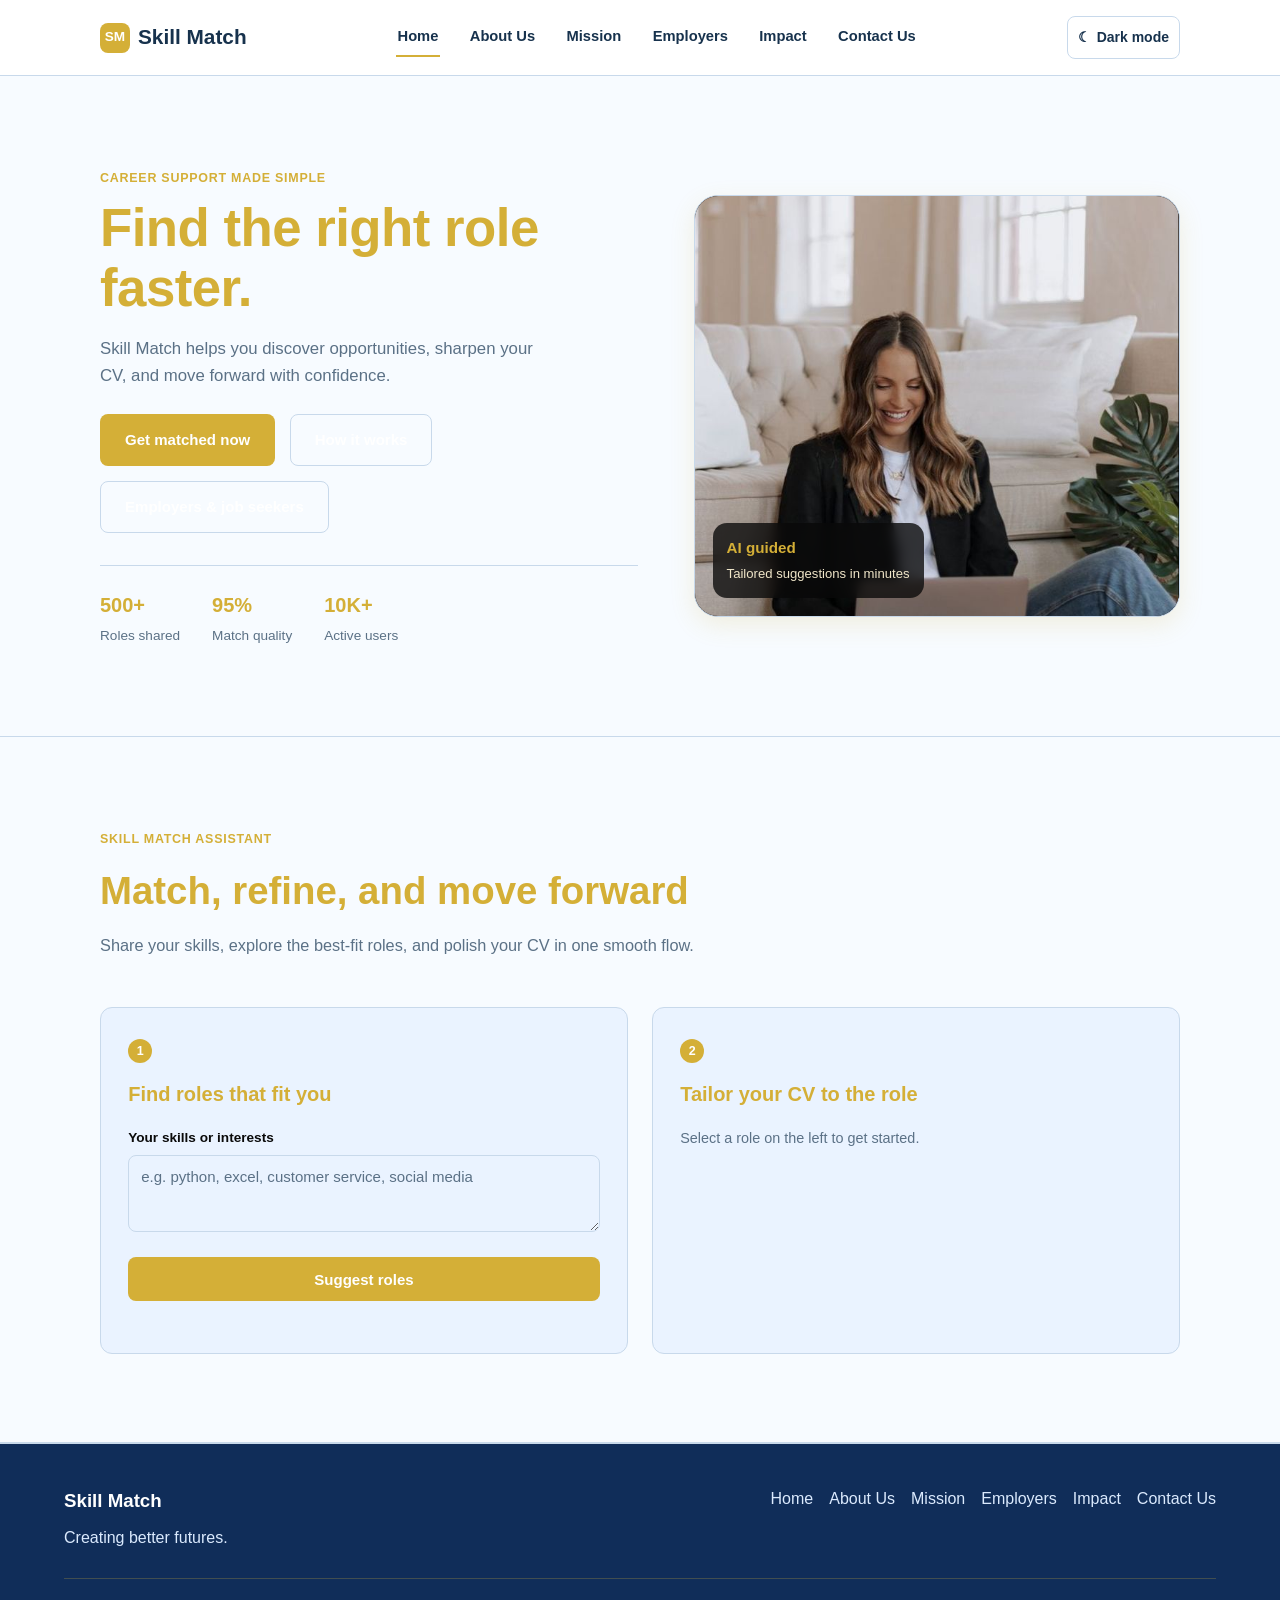
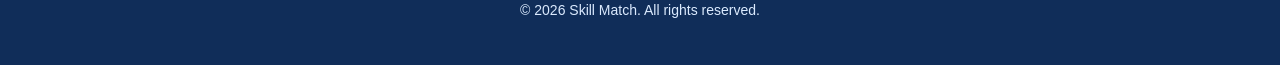
<file: index.html>
<!DOCTYPE html>
<html lang="en">

<head>
  <meta charset="UTF-8">
  <title>Skill Match — Getting employed just got easier</title>
  <meta name="viewport" content="width=device-width, initial-scale=1.0">
  <meta name="description"
    content="Skill Match connects job seekers with real opportunities and uses an AI assistant to suggest roles and tailor your CV.">

  <!-- Base stylesheet with shared styles for all pages -->
  <link rel="stylesheet" href="base.css">

  <!-- Page-specific stylesheet for home and contact pages -->
  <link rel="stylesheet" href="index.css">
  <link rel="stylesheet" href="theme.css">

  <link rel="icon"
    href="data:image/svg+xml,%3Csvg xmlns='http://www.w3.org/2000/svg' viewBox='0 0 24 24'%3E%3Crect width='24' height='24' rx='6' fill='%232563EB'/%3E%3Ctext x='12' y='16' font-family='Arial' font-size='11' font-weight='700' fill='white' text-anchor='middle'%3ESM%3C/text%3E%3C/svg%3E">
</head>

<body>

  <!-- ============ HEADER / NAVIGATION ============
       These links point to other pages of the site.
       Only index.html (this page) and contact.html exist so far —
       about.html, services.html and guidance.html are placeholders
       for pages that can be built later. -->
  <header>
    <div class="header-inner">
      <a class="logo" href="index.html">
        <span class="logo-mark">SM</span>
        Skill Match
      </a>
      <button class="nav-toggle" id="navToggle" aria-expanded="false" aria-controls="siteNav"
        aria-label="Toggle menu">&#9776;</button>


      <nav id="siteNav">
        <a href="index.html" class="active">Home</a>
        <a href="about.html">About Us</a>
        <a href="mission.html">Mission</a>
        <a href="company.html">Employers</a>
        <a href="impact.html">Impact</a>
        <a href="contact.html">Contact Us</a>
      </nav>
      <button class="theme-toggle" id="themeToggle" type="button" aria-label="Switch to dark mode">
        <span aria-hidden="true">&#9790;</span>
        <span class="theme-label">Dark mode</span>
      </button>
    </div>

  </header>

  <main>

    <!-- ============ HERO SECTION ============ -->
    <section id="home">
      <div class="wrap hero-grid">
        <div class="hero-copy">
          <span class="eyebrow">Career support made simple</span>
          <h1>Find the right role <span>faster</span>.</h1>
          <p class="hero-sub">
            Skill Match helps you discover opportunities, sharpen your CV, and move forward with confidence.
          </p>
          <div class="hero-ctas">
            <a class="btn btn-primary" href="#assistant">Get matched now</a>
            <a class="btn btn-outline" href="about.html">How it works</a>
            <a class="btn btn-outline" href="company.html">Employers & job seekers</a>
          </div>
          <div class="hero-stats">
            <div><b>500+</b><span>Roles shared</span></div>
            <div><b>95%</b><span>Match quality</span></div>
            <div><b>10K+</b><span>Active users</span></div>
          </div>
        </div>

        <div class="hero-visual-card">
          <img src="images/image4.jpg" alt="A person reviewing career opportunities">
          <div class="hero-visual-badge">
            <strong>AI guided</strong>
            <span>Tailored suggestions in minutes</span>
          </div>
        </div>
      </div>
    </section>

    <!-- ============ AI ASSISTANT SECTION ============
         Step 1 lets a visitor type their skills and get 3 suggested
         roles. Step 2 lets them paste their CV and see how well it
         matches the role they picked, plus what to add.
         All the logic for this lives in js/script.js -->
    <section id="assistant">
      <div class="wrap">
        <div class="section-head">
          <span class="eyebrow">Skill Match Assistant</span>
          <h2>Match, refine, and move forward</h2>
          <p>Share your skills, explore the best-fit roles, and polish your CV in one smooth flow.</p>
        </div>

        <div class="kiosk">

          <!-- Step 1: find matching roles -->
          <div class="kiosk-panel" id="panelFind">
            <span class="kiosk-step">1</span>
            <h3>Find roles that fit you</h3>
            <label for="skillsInput">Your skills or interests</label>
            <textarea id="skillsInput" rows="3"
              placeholder="e.g. python, excel, customer service, social media"></textarea>
            <button class="btn btn-primary btn-block" id="findBtn" type="button">Suggest roles</button>
            <div id="suggestions" class="suggestions" aria-live="polite"></div>
          </div>

          <!-- Step 2: tailor CV to the chosen role -->
          <div class="kiosk-panel" id="panelPrep">
            <span class="kiosk-step">2</span>
            <h3>Tailor your CV to the role</h3>
            <p class="kiosk-hint" id="prepHint">Select a role on the left to get started.</p>
            <div id="prepBody" hidden>
              <p class="selected-role">Tailoring for: <strong id="selectedRoleName"></strong></p>
              <label for="cvInput">Paste your CV, or list your skills</label>
              <textarea id="cvInput" rows="5"
                placeholder="Paste your CV text, or list your skills separated by commas"></textarea>
              <button class="btn btn-primary btn-block" id="tailorBtn" type="button">Tailor my CV</button>
              <div id="tailorResult" class="tailor-result" aria-live="polite"></div>
            </div>
          </div>

        </div>
      </div>
    </section>

  </main>

  <!-- ============ FOOTER ============ -->
  <footer class="site-footer">
    <div>
      <h3>Skill Match</h3>
      <p>Creating better futures.</p>
    </div>

    <div class="footer-links">
      <a href="index.html">Home</a>
      <a href="about.html">About Us</a>
      <a href="mission.html">Mission</a>
      <a href="company.html">Employers</a>
      <a href="impact.html">Impact</a>
      <a href="contact.html">Contact Us</a>
    </div>

    <p class="copyright">© 2026 Skill Match. All rights reserved.</p>
  </footer>

  <!-- Our own JavaScript (mobile menu + AI assistant behaviour) -->
  <script src="index.js"></script>
  <script src="theme.js"></script>
</body>

</html>
</file>
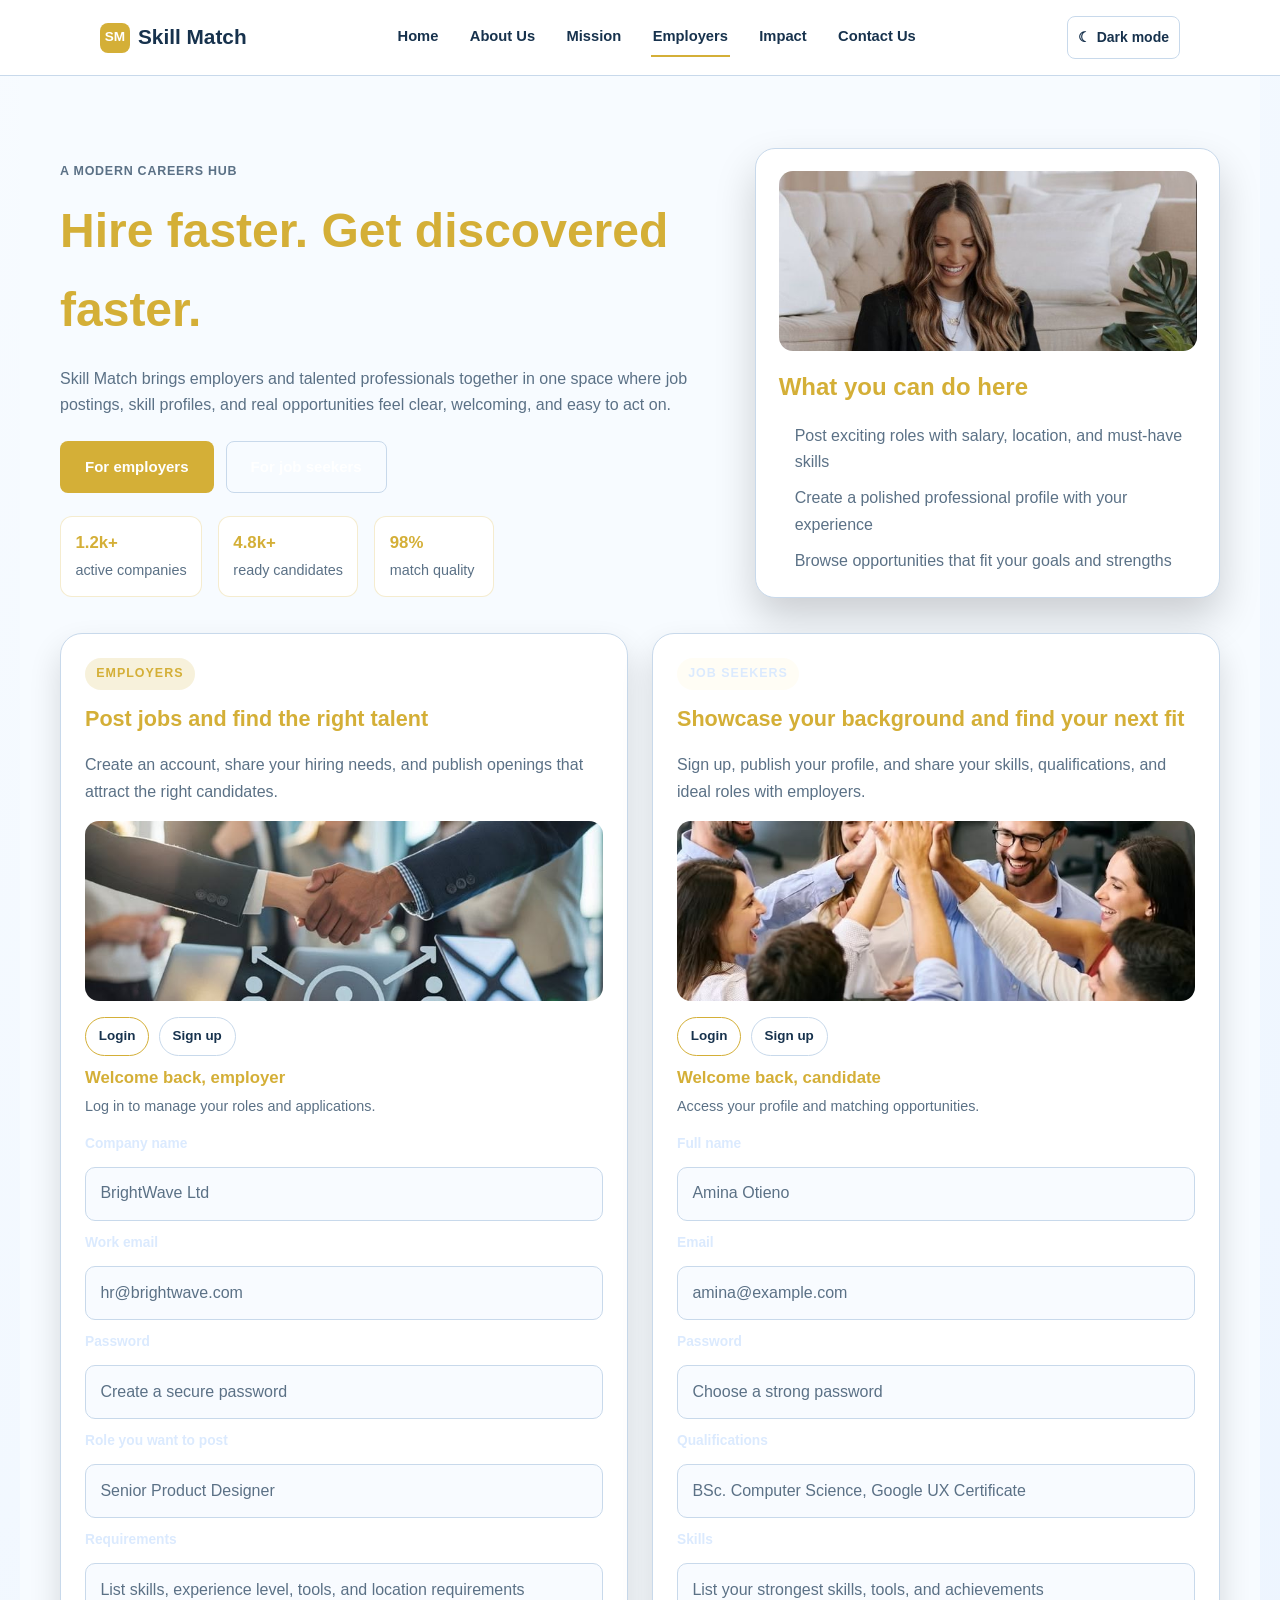
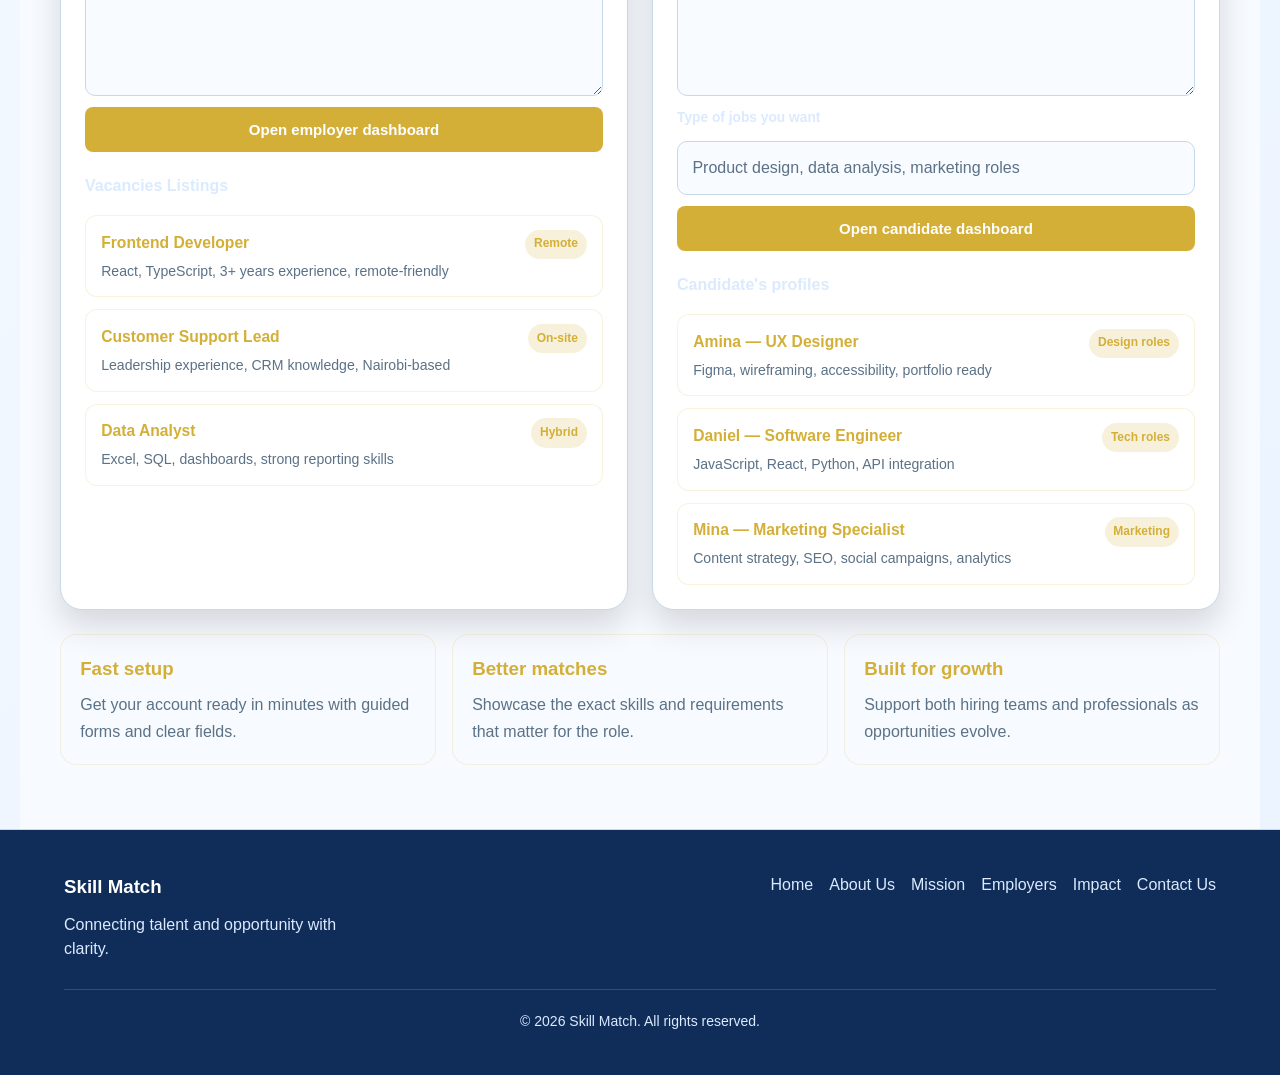
<file: company.html>
<!DOCTYPE html>
<html lang="en">

<head>
  <meta charset="UTF-8">
  <meta name="viewport" content="width=device-width, initial-scale=1.0">
  <title>Skill Match — Opportunities for Everyone</title>
  <meta name="description" content="A welcoming space where employers and job seekers can connect, post opportunities, and share skills and qualifications.">
  <link rel="stylesheet" href="base.css">
  <link rel="stylesheet" href="company.css">
  <link rel="stylesheet" href="theme.css">
</head>

<body class="company-page">
  <header>
    <div class="header-inner">
      <a class="logo" href="index.html">
        <span class="logo-mark">SM</span>
        Skill Match
      </a>
      <button class="nav-toggle" id="navToggle" aria-expanded="false" aria-controls="siteNav" aria-label="Toggle menu">&#9776;</button>
      <nav id="siteNav">
        <a href="index.html">Home</a>
        <a href="about.html">About Us</a>
        <a href="mission.html">Mission</a>
        <a href="company.html" class="active">Employers</a>
        <a href="impact.html">Impact</a>
        <a href="contact.html">Contact Us</a>
      </nav>
      <button class="theme-toggle" id="themeToggle" type="button" aria-label="Switch to dark mode">
        <span aria-hidden="true">&#9790;</span>
        <span class="theme-label">Dark mode</span>
      </button>
    </div>
  </header>

  <main class="company-shell">
    <section class="company-hero">
      <div class="hero-copy">
        <p class="eyebrow">A modern careers hub</p>
        <h1>Hire faster. Get discovered faster.</h1>
        <p>Skill Match brings employers and talented professionals together in one space where job postings, skill profiles, and real opportunities feel clear, welcoming, and easy to act on.</p>
        <div class="hero-actions">
          <a class="btn btn-primary" href="#employers">For employers</a>
          <a class="btn btn-outline" href="#jobseekers">For job seekers</a>
        </div>
        <div class="hero-stats">
          <div>
            <strong>1.2k+</strong>
            <span>active companies</span>
          </div>
          <div>
            <strong>4.8k+</strong>
            <span>ready candidates</span>
          </div>
          <div>
            <strong>98%</strong>
            <span>match quality</span>
          </div>
        </div>
      </div>

      <div class="hero-card">
        <img src="images/image4.jpg" alt="Professionals connecting in a modern workplace">
        <h2>What you can do here</h2>
        <ul>
          <li>Post exciting roles with salary, location, and must-have skills</li>
          <li>Create a polished professional profile with your experience</li>
          <li>Browse opportunities that fit your goals and strengths</li>
        </ul>
      </div>
    </section>

    <section class="portal-grid">
      <article class="portal-card employers-card" id="employers" data-role="employer">
        <div class="card-head">
          <span class="pill">Employers</span>
          <h2>Post jobs and find the right talent</h2>
          <p>Create an account, share your hiring needs, and publish openings that attract the right candidates.</p>
        </div>
        <div class="card-visual">
          <img src="images/employers.jpg" alt="A team discussing hiring needs">
        </div>

        <div class="auth-switch" role="tablist" aria-label="Employer access mode">
          <button class="toggle-btn active" data-mode="login" type="button">Login</button>
          <button class="toggle-btn" data-mode="signup" type="button">Sign up</button>
        </div>

        <h3 class="form-title">Welcome back, employer</h3>
        <p class="form-hint">Log in to manage your roles and applications.</p>

        <form class="portal-form">
          <label for="companyName">Company name</label>
          <input id="companyName" type="text" placeholder="BrightWave Ltd">

          <label for="employerEmail">Work email</label>
          <input id="employerEmail" type="email" placeholder="hr@brightwave.com">

          <label for="employerPassword">Password</label>
          <input id="employerPassword" type="password" placeholder="Create a secure password">

          <label for="jobTitle">Role you want to post</label>
          <input id="jobTitle" type="text" placeholder="Senior Product Designer">

          <label for="jobNeeds">Requirements</label>
          <textarea id="jobNeeds" rows="4" placeholder="List skills, experience level, tools, and location requirements"></textarea>

          <button class="btn btn-primary btn-block submit-btn" type="button">Open employer dashboard</button>
        </form>

        <div class="dashboard-panel" data-dashboard="employer">
          <div class="dashboard-head">
            <h3>Employer dashboard</h3>
            <p>Your hiring workspace is ready.</p>
          </div>
          <div class="dashboard-stats">
            <div><strong>3</strong><span>Open roles</span></div>
            <div><strong>18</strong><span>Applications</span></div>
            <div><strong>4</strong><span>Shortlisted</span></div>
          </div>
          <div class="dashboard-list">
            <div class="dashboard-item">
              <h4>Senior Product Designer</h4>
              <p>Posted 2 days ago • 7 new applicants</p>
            </div>
            <div class="dashboard-item">
              <h4>Operations Analyst</h4>
              <p>Posted 5 days ago • 5 new applicants</p>
            </div>
            <div class="dashboard-item">
              <h4>Customer Success Lead</h4>
              <p>Posted 1 week ago • 6 new applicants</p>
            </div>
          </div>
        </div>

        <div class="sample-list">
          <h3>Vacancies Listings</h3>
          <div class="sample-item">
            <div>
              <h4>Frontend Developer</h4>
              <p>React, TypeScript, 3+ years experience, remote-friendly</p>
            </div>
            <span class="sample-badge">Remote</span>
          </div>
          <div class="sample-item">
            <div>
              <h4>Customer Support Lead</h4>
              <p>Leadership experience, CRM knowledge, Nairobi-based</p>
            </div>
            <span class="sample-badge">On-site</span>
          </div>
          <div class="sample-item">
            <div>
              <h4>Data Analyst</h4>
              <p>Excel, SQL, dashboards, strong reporting skills</p>
            </div>
            <span class="sample-badge">Hybrid</span>
          </div>
        </div>
      </article>

      <article class="portal-card seekers-card" id="jobseekers" data-role="candidate">
        <div class="card-head">
          <span class="pill accent">Job seekers</span>
          <h2>Showcase your background and find your next fit</h2>
          <p>Sign up, publish your profile, and share your skills, qualifications, and ideal roles with employers.</p>
        </div>
        <div class="card-visual">
          <img src="images/job seeker.jpg" alt="A candidate preparing for a career opportunity">
        </div>

        <div class="auth-switch" role="tablist" aria-label="Candidate access mode">
          <button class="toggle-btn active" data-mode="login" type="button">Login</button>
          <button class="toggle-btn" data-mode="signup" type="button">Sign up</button>
        </div>

        <h3 class="form-title">Welcome back, candidate</h3>
        <p class="form-hint">Access your profile and matching opportunities.</p>

        <form class="portal-form">
          <label for="personName">Full name</label>
          <input id="personName" type="text" placeholder="Amina Otieno">

          <label for="seekerEmail">Email</label>
          <input id="seekerEmail" type="email" placeholder="amina@example.com">

          <label for="seekerPassword">Password</label>
          <input id="seekerPassword" type="password" placeholder="Choose a strong password">

          <label for="specialty">Qualifications</label>
          <input id="specialty" type="text" placeholder="BSc. Computer Science, Google UX Certificate">

          <label for="skills">Skills</label>
          <textarea id="skills" rows="4" placeholder="List your strongest skills, tools, and achievements"></textarea>

          <label for="idealRole">Type of jobs you want</label>
          <input id="idealRole" type="text" placeholder="Product design, data analysis, marketing roles">

          <button class="btn btn-primary btn-block submit-btn" type="button">Open candidate dashboard</button>
        </form>

        <div class="dashboard-panel" data-dashboard="candidate">
          <div class="dashboard-head">
            <h3>Candidate dashboard</h3>
            <p>Your career profile is ready for the next opportunity.</p>
          </div>
          <div class="dashboard-stats">
            <div><strong>5</strong><span>Matches</span></div>
            <div><strong>2</strong><span>Interviews</span></div>
            <div><strong>1</strong><span>Shortlist</span></div>
          </div>
          <div class="dashboard-list">
            <div class="dashboard-item">
              <h4>Product Designer</h4>
              <p>Remote • Strong fit based on your portfolio</p>
            </div>
            <div class="dashboard-item">
              <h4>Marketing Analyst</h4>
              <p>Hybrid • Matches your analytics experience</p>
            </div>
            <div class="dashboard-item">
              <h4>Frontend Developer</h4>
              <p>Remote • Good fit with your React portfolio</p>
            </div>
          </div>
        </div>

        <div class="sample-list">
          <h3>Candidate's profiles</h3>
          <div class="sample-item">
            <div>
              <h4>Amina — UX Designer</h4>
              <p>Figma, wireframing, accessibility, portfolio ready</p>
            </div>
            <span class="sample-badge">Design roles</span>
          </div>
          <div class="sample-item">
            <div>
              <h4>Daniel — Software Engineer</h4>
              <p>JavaScript, React, Python, API integration</p>
            </div>
            <span class="sample-badge">Tech roles</span>
          </div>
          <div class="sample-item">
            <div>
              <h4>Mina — Marketing Specialist</h4>
              <p>Content strategy, SEO, social campaigns, analytics</p>
            </div>
            <span class="sample-badge">Marketing</span>
          </div>
        </div>
      </article>
    </section>

    <section class="feature-strip">
      <div class="feature-item">
        <h3>Fast setup</h3>
        <p>Get your account ready in minutes with guided forms and clear fields.</p>
      </div>
      <div class="feature-item">
        <h3>Better matches</h3>
        <p>Showcase the exact skills and requirements that matter for the role.</p>
      </div>
      <div class="feature-item">
        <h3>Built for growth</h3>
        <p>Support both hiring teams and professionals as opportunities evolve.</p>
      </div>
    </section>
  </main>

  <footer class="site-footer">
    <div>
      <h3>Skill Match</h3>
      <p>Connecting talent and opportunity with clarity.</p>
    </div>

    <div class="footer-links">
      <a href="index.html">Home</a>
      <a href="about.html">About Us</a>
      <a href="mission.html">Mission</a>
      <a href="company.html">Employers</a>
      <a href="impact.html">Impact</a>
      <a href="contact.html">Contact Us</a>
    </div>

    <p class="copyright">© 2026 Skill Match. All rights reserved.</p>
  </footer>

  <script src="index.js"></script>
  <script src="company.js"></script>
  <script src="theme.js"></script>
</body>

</html>
</file>
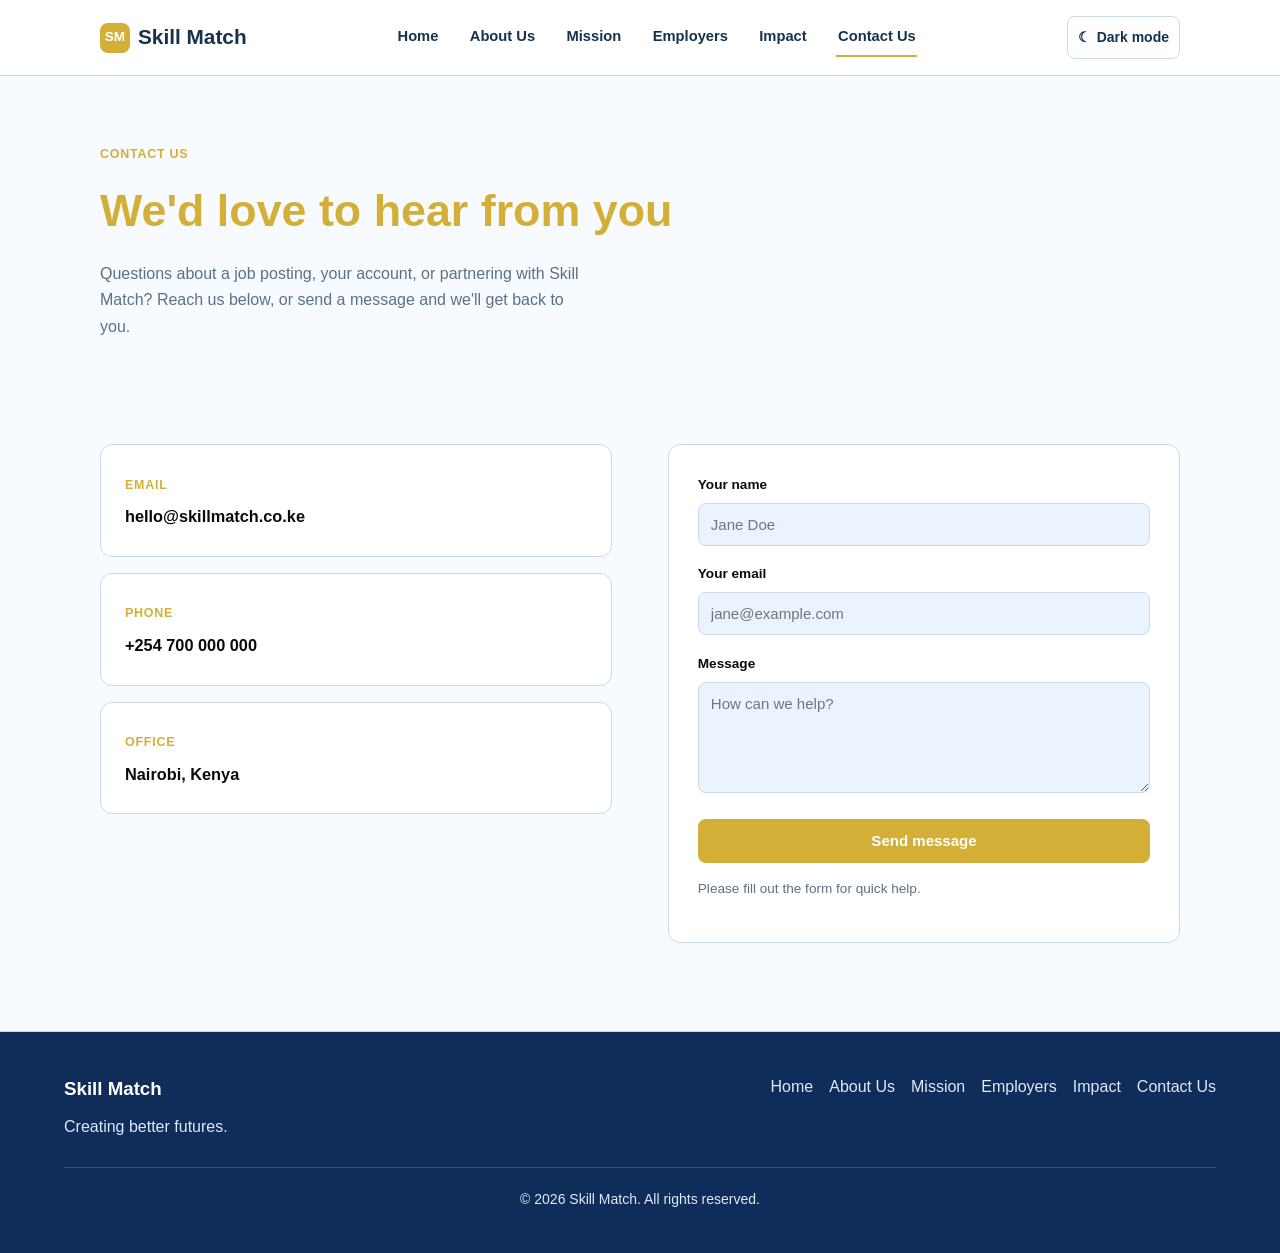
<file: contact.html>
<!DOCTYPE html>
<html lang="en">

<head>
  <meta charset="UTF-8">
  <title>Contact Us — Skill Match</title>
  <meta name="viewport" content="width=device-width, initial-scale=1.0">
  <meta name="description" content="Get in touch with the Skill Match team by email, phone, or the contact form below.">
  <!-- Base stylesheet with shared styles for all pages -->
  <link rel="stylesheet" href="base.css">

  <!-- Page-specific stylesheet for home and contact pages -->
  <link rel="stylesheet" href="index.css">
  <link rel="stylesheet" href="theme.css">

  <link rel="icon"
    href="data:image/svg+xml,%3Csvg xmlns='http://www.w3.org/2000/svg' viewBox='0 0 24 24'%3E%3Crect width='24' height='24' rx='6' fill='%232563EB'/%3E%3Ctext x='12' y='16' font-family='Arial' font-size='11' font-weight='700' fill='white' text-anchor='middle'%3ESM%3C/text%3E%3C/svg%3E">
</head>

<body>

  <!-- Same header as index.html, so the site feels consistent.
       "Contact Us" is marked as the active link on this page. -->
  <header>
    <div class="header-inner">
      <a class="logo" href="index.html">
        <span class="logo-mark">SM</span>
        Skill Match
      </a>
      <button class="nav-toggle" id="navToggle" aria-expanded="false" aria-controls="siteNav"
        aria-label="Toggle menu">&#9776;</button>
      <nav id="siteNav">
        <a href="index.html">Home</a>
        <a href="about.html">About Us</a>
        <a href="mission.html">Mission</a>
        <a href="company.html">Employers</a>
        <a href="impact.html">Impact</a>
        <a href="contact.html" class="active">Contact Us</a>
      </nav>
      <button class="theme-toggle" id="themeToggle" type="button" aria-label="Switch to dark mode">
        <span aria-hidden="true">&#9790;</span>
        <span class="theme-label">Dark mode</span>
      </button>
    </div>
  </header>

  <main>

    <!-- ============ PAGE INTRO ============ -->
    <section id="contact-hero">
      <div class="wrap">
        <span class="eyebrow">Contact us</span>
        <h1>We'd love to hear from you</h1>
        <p>Questions about a job posting, your account, or partnering with Skill Match? Reach us below, or send a
          message and we'll get back to you.</p>
      </div>
    </section>

    <!-- ============ CONTACT DETAILS + FORM ============ -->
    <section id="contact">
      <div class="wrap contact-layout">

        <!-- Contact details -->
        <div class="contact-info">
          <div class="contact-card">
            <span class="eyebrow">Email</span>
            <p><a href="mailto:hello@skillmatch.co.ke">hello@skillmatch.co.ke</a></p>
          </div>
          <div class="contact-card">
            <span class="eyebrow">Phone</span>
            <p><a href="tel:+254700000000">+254 700 000 000</a></p>
          </div>
          <div class="contact-card">
            <span class="eyebrow">Office</span>
            <p>Nairobi, Kenya</p>
          </div>
        </div>

        <!-- Simple message form. It doesn't send anywhere yet —
             connecting it to an email service or backend can be
             done later once one is chosen. -->
        <form class="contact-form" id="contactForm">
          <label for="nameField">Your name</label>
          <input id="nameField" name="name" type="text" placeholder="Jane Doe" required>

          <label for="emailField">Your email</label>
          <input id="emailField" name="email" type="email" placeholder="jane@example.com" required>

          <label for="messageField">Message</label>
          <textarea id="messageField" name="message" rows="5" placeholder="How can we help?" required></textarea>

          <button class="btn btn-primary btn-block" type="submit">Send message</button>
          <p class="form-note" id="formNote">Please fill out the form for quick help</output>.</p>
        </form>

      </div>
    </section>

  </main>

  <!-- ============ FOOTER ============ -->
  <footer class="site-footer">
    <div>
      <h3>Skill Match</h3>
      <p>Creating better futures.</p>
    </div>

    <div class="footer-links">
      <a href="index.html">Home</a>
      <a href="about.html">About Us</a>
      <a href="mission.html">Mission</a>
      <a href="company.html">Employers</a>
      <a href="impact.html">Impact</a>
      <a href="contact.html">Contact Us</a>
    </div>

    <p class="copyright">© 2026 Skill Match. All rights reserved.</p>
  </footer>

  <!-- Same script file as the home page. It only sets up the mobile
       menu here, since this page has no AI assistant elements. -->
  <script src="index.js"></script>
  <script src="theme.js"></script>
  <script>
    const contactForm = document.getElementById('contactForm');
    const formNote = document.getElementById('formNote');

    if (contactForm && formNote) {
      contactForm.addEventListener('submit', function (event) {
        event.preventDefault();

        const name = document.getElementById('nameField').value.trim();
        const email = document.getElementById('emailField').value.trim();
        const message = document.getElementById('messageField').value.trim();

        if (!name || !email || !message) {
          formNote.textContent = 'Please fill in all fields before sending your message.';
          formNote.style.color = '#b45309';
          return;
        }

        formNote.textContent = `Thanks ${name}! Your message has been captured and we'll follow up at ${email}.`;
        formNote.style.color = '#0f766e';
        contactForm.reset();
      });
    }
  </script>
</body>

</html>
</file>
<file: base.css>
/* ============================================================
   Skill Match — Base Stylesheet
   Shared styles used across all pages: colors, header,
   navigation, buttons, typography, footer, dark mode, etc.
   ============================================================ */

/* ---- 1. Colour palette & variables ----------------------------
   Every colour used on the site is defined here.
   All pages inherit these variables.
   --------------------------------------------------------------*/
:root {
    --navy: #0A0A0A;
    --blue-dark: #B08A1A;
    --blue: #D4AF37;
    --blue-mid: #E2C05A;
    --blue-light: #FFF2BF;
    --blue-pale: #F8F2DB;
    --sky: #F0D46D;

    --white: #FFFFFF;
    --border: #C5A84C;
    --text: #F7F7F7;
    --text-muted: #D1C8A8;
    --surface: #121212;
    --line: #7A6320;
    --ink: #F8F8F8;
    --muted: #B7AF95;

    --font-head: "Sora", "Segoe UI", sans-serif;
    --font-body: "Inter", "Segoe UI", sans-serif;

    --max-width: 1160px;
    --radius: 12px;
    --shadow: 0 8px 24px rgba(212, 175, 55, 0.16);
}

/* ---- 2. Reset & base styles -----------------------------------
   Remove browser defaults, set typography baseline.
   --------------------------------------------------------------*/
* {
    box-sizing: border-box;
}

html {
    scroll-behavior: smooth;
}

body {
    margin: 0;
    background: linear-gradient(135deg, #060606 0%, #1A1408 100%);
    color: var(--white);
    font-family: var(--font-body);
    font-size: 16px;
    line-height: 1.65;
}

img,
svg {
    display: block;
    max-width: 100%;
}

a {
    color: inherit;
}

ul {
    margin: 0;
    padding: 0;
    list-style: none;
}

h1,
h2,
h3,
h4 {
    font-family: var(--font-head);
    color: var(--blue);
    margin: 0;
}

.wrap {
    max-width: var(--max-width);
    margin: 0 auto;
    padding: 0 clamp(1.25rem, 4vw, 2.5rem);
}

.eyebrow {
    display: inline-block;
    font-size: 0.78rem;
    font-weight: 600;
    letter-spacing: 0.06em;
    text-transform: uppercase;
    color: var(--blue);
    margin-bottom: 0.6rem;
}

/* ---- 3. Header / navigation ------------------------------------*/
header {
    position: sticky;
    top: 0;
    z-index: 50;
    background: rgba(10, 10, 10, 0.95);
    backdrop-filter: blur(8px);
    border-bottom: 1px solid var(--border);
}

.header-inner {
    max-width: var(--max-width);
    margin: 0 auto;
    padding: 1rem clamp(1.25rem, 4vw, 2.5rem);
    display: flex;
    align-items: center;
    justify-content: space-between;
    gap: 1.5rem;
}

.logo {
    display: flex;
    align-items: center;
    gap: 0.5rem;
    font-family: var(--font-head);
    font-size: 1.3rem;
    font-weight: 700;
    color: var(--white);
    text-decoration: none;
}

.logo-mark {
    width: 30px;
    height: 30px;
    border-radius: 8px;
    background: var(--blue);
    color: var(--surface);
    display: flex;
    align-items: center;
    justify-content: center;
    font-size: 0.85rem;
    font-weight: 700;
    flex-shrink: 0;
}

nav {
    display: flex;
    align-items: center;
    gap: clamp(1rem, 2.2vw, 1.9rem);
}

nav a {
    text-decoration: none;
    color: var(--white);
    font-size: 0.92rem;
    font-weight: 600;
    padding: 0.4rem 0.1rem;
    border-bottom: 2px solid transparent;
    transition: color 0.15s ease;
}

nav a:hover {
    color: var(--blue);
}

nav a.active {
    color: var(--blue);
    border-bottom-color: var(--blue);
}

nav a:focus-visible {
    outline: 2px solid var(--blue);
    outline-offset: 4px;
    border-radius: 2px;
}

.nav-toggle {
    display: none;
    background: none;
    border: 1px solid var(--border);
    border-radius: 8px;
    width: 40px;
    height: 38px;
    color: var(--white);
    font-size: 1.1rem;
    cursor: pointer;
}

.navbar {
    display: flex;
    flex-wrap: nowrap;
    align-items: center;
    gap: 12px;
    min-height: 72px;
    max-width: 1200px;
    margin: auto;
    padding: 0 24px;
}

.nav-links,
.nav-actions {
    display: flex;
    align-items: center;
    gap: 8px;
    margin: 0;
    padding: 0;
}

.nav-links {
    list-style: none;
    margin-left: auto;
}

.nav-links a {
    display: block;
    padding: 9px 10px;
    color: var(--text);
    font-size: 14px;
    font-weight: 600;
    text-decoration: none;
    border-radius: 8px;
}

.nav-links a:hover {
    color: var(--blue-dark);
    background: var(--blue-pale);
}

/* ---- 4. Buttons -------------------------------------------------*/
.btn {
    display: inline-flex;
    align-items: center;
    justify-content: center;
    gap: 0.5rem;
    padding: 0.8rem 1.5rem;
    border-radius: 8px;
    font-family: var(--font-body);
    font-weight: 600;
    font-size: 0.94rem;
    text-decoration: none;
    border: 1px solid transparent;
    cursor: pointer;
    transition: background 0.15s ease, border-color 0.15s ease, transform 0.15s ease;
}

.btn:focus-visible {
    outline: 2px solid var(--blue);
    outline-offset: 2px;
}

.btn-primary {
    background: var(--blue);
    color: var(--surface);
}

.btn-primary:hover {
    background: var(--blue-dark);
}

.btn-outline {
    background: transparent;
    border-color: var(--border);
    color: var(--white);
}

.btn-outline:hover {
    border-color: var(--blue);
    background: var(--blue);
    color: var(--surface);
}

.btn-block {
    width: 100%;
}

.hero-button {
    display: inline-block;
    padding: 10px 16px;
    color: var(--surface);
    background: var(--blue);
    border-radius: 8px;
    box-shadow: 0 5px 12px rgba(212, 175, 55, .24);
    font-weight: 700;
    text-decoration: none;
    transition: transform .2s ease, background .2s ease;
}

.hero-button:hover {
    background: var(--blue-dark);
    transform: translateY(-2px);
}

/* ---- 5. Theme toggle -------------------------------------------*/
.theme-toggle {
    display: inline-flex;
    align-items: center;
    gap: 6px;
    padding: 9px 10px;
    color: var(--text);
    background: transparent;
    border: 1px solid var(--border);
    border-radius: 8px;
    cursor: pointer;
    font: inherit;
    font-size: 14px;
    font-weight: 600;
}

/* ---- 6. Footer ---------------------------------------------------*/
.site-footer {
    display: flex;
    flex-wrap: wrap;
    justify-content: space-between;
    gap: 28px;
    padding: 42px max(24px, calc((100% - 1152px) / 2));
    color: var(--white);
    background: #050505;
    border-top: 1px solid var(--border);
}

.site-footer h3 {
    margin: 0 0 10px;
    color: var(--blue);
}

.site-footer div>p {
    max-width: 320px;
    margin: 0;
    line-height: 1.5;
}

.footer-links {
    display: flex;
    flex-wrap: wrap;
    align-items: flex-start;
    gap: 16px;
}

.footer-links a {
    color: var(--blue-light);
    text-decoration: none;
}

.footer-links a:hover {
    color: var(--blue);
    text-decoration: underline;
}

.copyright {
    width: 100%;
    margin: 0;
    padding-top: 20px;
    border-top: 1px solid rgba(212, 175, 55, .25);
    font-size: 14px;
    text-align: center;
}

/* ---- 7. Dark mode ------------------------------------------------*/
body.dark-theme {
    --navy: #e1efff;
    --text: #c4d9ef;
    --blue-pale: #16385f;
    --shadow: 0 12px 28px rgba(0, 0, 0, .28);
}

header.dark-theme {
    background: rgba(11, 27, 49, .94);
}

/* ---- 8. Responsive layout ----------------------------------------*/
@media (max-width: 900px) {
    .hero-grid {
        grid-template-columns: 1fr;
    }

    .kiosk {
        grid-template-columns: 1fr;
    }

    .contact-layout {
        grid-template-columns: 1fr;
    }

    .content-card {
        flex-direction: column;
    }
}

@media (max-width: 800px) {
    .navbar {
        padding: 14px 20px;
        flex-wrap: wrap;
    }

    .nav-links {
        order: 3;
        width: 100%;
        margin-left: 0;
        overflow-x: auto;
    }
}

@media (max-width: 700px) {
    .nav-toggle {
        display: block;
    }

    nav {
        position: absolute;
        top: 100%;
        left: 0;
        right: 0;
        flex-direction: column;
        align-items: flex-start;
        gap: 0.2rem;
        background: var(--white);
        padding: 0.5rem clamp(1.25rem, 4vw, 2.5rem) 1.2rem;
        border-bottom: 1px solid var(--border);
        display: none;
    }

    nav.open {
        display: flex;
    }

    nav a {
        padding: 0.7rem 0;
        width: 100%;
    }
}

@media (prefers-reduced-motion: reduce) {
    html {
        scroll-behavior: auto;
    }
}
</file>
<file: index.css>
/* ============================================================
   Skill Match — Home & Contact Page Styles
   Specific styles for index.html and contact.html
   Load base.css before this file
   ============================================================ */

/* ---- 1. Generic section rhythm ------------------------------------*/
main section {
    padding: clamp(3.5rem, 7vw, 5.5rem) 0;
}

.section-head {
    max-width: 640px;
    margin-bottom: clamp(2rem, 5vw, 3rem);
}

.section-head h2 {
    font-size: clamp(1.8rem, 3.6vw, 2.4rem);
    font-weight: 700;
    margin-bottom: 0.6rem;
}

.section-head p {
    color: var(--text-muted);
    font-size: 1.02rem;
    margin: 0;
}

/* ---- 2. Hero section (index.html) ---------------------------------*/
#home {
    padding: clamp(3rem, 7vw, 5.5rem) 0;
}

.hero-grid {
    display: grid;
    grid-template-columns: 1.05fr 0.95fr;
    gap: clamp(2rem, 5vw, 3.5rem);
    align-items: center;
}

.hero-copy h1 {
    font-size: clamp(2.2rem, 4.6vw, 3.3rem);
    line-height: 1.14;
    font-weight: 700;
    letter-spacing: -0.01em;
}

.hero-copy h1 span {
    color: var(--blue);
}

.hero-sub {
    font-size: 1.05rem;
    color: var(--text-muted);
    max-width: 48ch;
    margin: 1rem 0 1.5rem;
}

.hero-ctas {
    display: flex;
    flex-wrap: wrap;
    gap: 0.9rem;
}

.hero-stats {
    display: flex;
    gap: clamp(1.2rem, 3vw, 2rem);
    margin-top: 2rem;
    padding-top: 1.4rem;
    border-top: 1px solid var(--border);
}

.hero-stats div b {
    display: block;
    font-family: var(--font-head);
    font-size: 1.25rem;
    color: var(--blue);
}

.hero-stats div span {
    font-size: 0.85rem;
    color: var(--text-muted);
}

.hero-visual-card {
    position: relative;
    overflow: hidden;
    border-radius: 24px;
    border: 1px solid var(--border);
    box-shadow: var(--shadow);
    background: #141414;
}

.hero-visual-card img {
    width: 100%;
    height: 420px;
    object-fit: cover;
    display: block;
}

.hero-visual-badge {
    position: absolute;
    left: 18px;
    bottom: 18px;
    padding: 12px 14px;
    border-radius: 14px;
    background: rgba(10, 10, 10, 0.78);
    color: var(--white);
    backdrop-filter: blur(6px);
}

.hero-visual-badge strong {
    display: block;
    color: var(--blue);
    font-size: 0.95rem;
}

.hero-visual-badge span {
    font-size: 0.82rem;
    color: #f0e6c9;
}

/* ---- 4. AI Assistant section (index.html) -------------------------*/
#assistant {
    background: rgba(255, 255, 255, 0.03);
    border-top: 1px solid var(--border);
    border-bottom: 1px solid var(--border);
}

.kiosk {
    display: grid;
    grid-template-columns: 1fr 1fr;
    gap: 1.5rem;
}

.kiosk-panel {
    background: var(--blue-pale);
    border: 1px solid var(--border);
    border-radius: var(--radius);
    padding: 1.8rem 1.7rem;
}

.kiosk-step {
    display: inline-flex;
    align-items: center;
    justify-content: center;
    width: 24px;
    height: 24px;
    border-radius: 50%;
    background: var(--blue);
    color: var(--white);
    font-family: var(--font-head);
    font-size: 0.78rem;
    font-weight: 700;
    margin-bottom: 0.9rem;
}

.kiosk-panel h3 {
    font-size: 1.25rem;
    font-weight: 700;
    margin-bottom: 1rem;
}

.kiosk-panel label {
    display: block;
    font-size: 0.85rem;
    font-weight: 600;
    color: var(--navy);
    margin-bottom: 0.4rem;
}

.kiosk-panel textarea {
    width: 100%;
    background: var(--blue-pale);
    border: 1px solid var(--border);
    border-radius: 8px;
    color: var(--navy);
    font-family: var(--font-body);
    font-size: 0.94rem;
    padding: 0.75rem;
    resize: vertical;
    margin-bottom: 1rem;
}

.kiosk-panel textarea::placeholder {
    color: var(--text-muted);
}

.kiosk-panel textarea:focus-visible,
.kiosk-panel textarea:focus {
    outline: 2px solid var(--blue);
    outline-offset: 1px;
    border-color: var(--blue);
}

.kiosk-hint {
    color: var(--text-muted);
    font-size: 0.9rem;
    margin: 0;
}

.selected-role {
    font-size: 0.9rem;
    color: var(--text-muted);
    margin: 0 0 1rem;
}

.selected-role strong {
    color: var(--navy);
}

.suggestions {
    margin-top: 1.4rem;
    display: grid;
    gap: 0.9rem;
}

.suggestion-card {
    background: var(--white);
    border: 1px solid var(--border);
    border-radius: 10px;
    padding: 1.1rem 1.2rem;
}

.suggestion-card .sc-head {
    display: flex;
    justify-content: space-between;
    align-items: baseline;
    gap: 1rem;
    margin-bottom: 0.6rem;
}

.suggestion-card h4 {
    font-size: 1.05rem;
    font-weight: 700;
}

.suggestion-card .sc-loc {
    font-size: 0.8rem;
    color: var(--text-muted);
    white-space: nowrap;
}

.chip-row {
    display: flex;
    flex-wrap: wrap;
    gap: 0.4rem;
    margin-bottom: 0.9rem;
}

.chip {
    font-size: 0.75rem;
    font-weight: 600;
    padding: 0.25rem 0.6rem;
    border-radius: 999px;
}

.chip-match {
    background: var(--blue);
    color: var(--white);
}

.chip-gap {
    background: var(--blue-light);
    color: var(--blue-dark);
    border: 1px solid var(--border);
}

.suggestion-card .btn {
    padding: 0.55rem 1.1rem;
    font-size: 0.85rem;
}

.tailor-result h5 {
    font-size: 0.78rem;
    font-weight: 700;
    text-transform: uppercase;
    letter-spacing: 0.05em;
    color: var(--text-muted);
    margin: 1.1rem 0 0.5rem;
}

.tailor-result h5:first-child {
    margin-top: 0;
}

.tailor-summary {
    background: var(--blue-light);
    border-left: 3px solid var(--blue);
    padding: 0.9rem 1rem;
    font-size: 0.94rem;
    color: var(--navy);
    border-radius: 0 8px 8px 0;
    margin: 0;
}

/* ---- 5. Responsive tweaks ---------------------------------------*/
@media (max-width: 900px) {
    .hero-grid {
        grid-template-columns: 1fr;
    }

    .hero-visual-card img {
        height: 320px;
    }
}

@media (max-width: 700px) {
    .hero-stats {
        flex-wrap: wrap;
    }

    .hero-visual-card img {
        height: 260px;
    }
}

/* ---- 6. Contact page (contact.html) --------------------------------*/
#contact-hero {
    padding: clamp(2.5rem, 6vw, 4rem) 0 0;
}

#contact-hero h1 {
    font-size: clamp(2rem, 4vw, 2.8rem);
    font-weight: 700;
}

#contact-hero p {
    color: var(--text-muted);
    max-width: 55ch;
    margin-top: 0.8rem;
}

.contact-layout {
    display: grid;
    grid-template-columns: 1fr 1fr;
    gap: clamp(2rem, 5vw, 3.5rem);
    align-items: start;
}

.contact-info {
    display: grid;
    gap: 1rem;
}

.contact-card {
    background: var(--white);
    border: 1px solid var(--border);
    border-radius: var(--radius);
    padding: 1.6rem 1.5rem;
}

.contact-card .eyebrow {
    margin-bottom: 0.5rem;
}

.contact-card p,
.contact-card a {
    margin: 0;
    font-size: 1.02rem;
    text-decoration: none;
    color: var(--navy);
    font-weight: 600;
}

.contact-card a:hover {
    color: var(--blue);
}

.contact-form {
    background: var(--white);
    border: 1px solid var(--border);
    border-radius: var(--radius);
    padding: 1.8rem;
}

.contact-form label {
    display: block;
    font-size: 0.85rem;
    font-weight: 600;
    color: var(--navy);
    margin-bottom: 0.4rem;
}

.contact-form input,
.contact-form textarea {
    width: 100%;
    background: var(--blue-pale);
    border: 1px solid var(--border);
    border-radius: 8px;
    color: var(--text);
    font-family: var(--font-body);
    font-size: 0.94rem;
    padding: 0.75rem;
    margin-bottom: 1.1rem;
}

.contact-form input:focus,
.contact-form textarea:focus {
    outline: 2px solid var(--blue);
    outline-offset: 1px;
    border-color: var(--blue);
}

.form-note {
    font-size: 0.85rem;
    color: var(--text-muted);
    margin-top: 0.9rem;
}
</file>
<file: theme.css>
/* Shared theme overrides loaded after each page stylesheet. */
body.light-theme {
  --page-bg: #f7fbff;
  --page-text: #17324d;
  --text: #17324d;
  --text-muted: #5b7186;
  --white: #ffffff;
  --surface: #ffffff;
  --blue-pale: #eaf3ff;
  --blue-light: #dbeafe;
  --line: #b9cde5;
  --border: #c8d9eb;
  background: #f7fbff;
  color: var(--text);
}

body.light-theme header {
  background: rgba(255, 255, 255, 0.95);
}

body.light-theme nav a,
body.light-theme .logo,
body.light-theme .nav-toggle,
body.light-theme .theme-toggle {
  color: var(--text);
}

body.light-theme .site-footer {
  color: #dbeafe;
  background: #102d59;
}

body.light-theme .site-footer h3 {
  color: #ffffff;
}

body.light-theme .footer-links a {
  color: #dbeafe;
}

body.light-theme.company-page {
  background: linear-gradient(135deg, #f7fbff 0%, #eaf3ff 100%);
}

body.light-theme.company-page .hero-card,
body.light-theme.company-page .portal-card {
  background: #ffffff;
  border-color: var(--border);
}

body.light-theme.company-page .hero-stats div,
body.light-theme.company-page .portal-card,
body.light-theme.company-page .toggle-btn,
body.light-theme.company-page .sample-item,
body.light-theme.company-page .dashboard-stats div,
body.light-theme.company-page .dashboard-item {
  background: #ffffff;
}

body.light-theme.company-page .portal-form input,
body.light-theme.company-page .portal-form textarea {
  background: #f8fbff;
  color: var(--text);
}

body.light-theme.company-page .toggle-btn {
  color: var(--text);
}

body.light-theme.impact-page {
  background: radial-gradient(circle at top, #eaf3ff 0%, #f7fbff 60%);
  color: var(--text);
}

body.light-theme.impact-page .hero-showcase {
  background: linear-gradient(125deg, #dbeafe 0%, #93c5fd 100%);
}

body.light-theme.impact-page .card,
body.light-theme.impact-page .gallery-panel,
body.light-theme.impact-page .story-section {
  background: #ffffff;
}

body.light-theme.impact-page .story-card,
body.light-theme.impact-page .popup-box {
  background: #f8fbff;
}

body.light-theme.impact-page .card p,
body.light-theme.impact-page .gallery-panel p,
body.light-theme.impact-page .mini-list,
body.light-theme.impact-page .story-card p,
body.light-theme.impact-page .filter-btn,
body.light-theme.impact-page .popup-box p {
  color: #42627e;
}

body.light-theme:not(.about-page) .hero-text .hero-description,
body.light-theme:not(.about-page) .card-text p {
  color: #42627e;
}

body.light-theme:not(.about-page) main {
  background: #f7fbff;
}

body.light-theme:not(.about-page) .content-card,
body.light-theme:not(.about-page) .value-card {
  background: #ffffff;
}

body.light-theme.mission-page .hero-section {
  background: linear-gradient(135deg, #dbeafe 0%, #93c5fd 100%);
  color: #17324d;
}

body.light-theme.mission-page footer {
  background: #102d59;
}
</file>
<file: company.css>
:root {
  --card-glow: rgba(212, 175, 55, 0.16);
}

body.company-page {
  background: linear-gradient(135deg, #060606 0%, #140f06 100%);
}

.company-shell {
  max-width: 1240px;
  margin: 0 auto;
  padding: 2.5rem clamp(1.25rem, 4vw, 2.5rem) 4rem;
}

.company-hero {
  display: grid;
  grid-template-columns: 1.3fr 0.9fr;
  gap: 1.5rem;
  align-items: center;
  padding: 2rem 0 2.2rem;
}

.company-hero .hero-copy h1 {
  font-size: clamp(2rem, 4vw, 3rem);
  margin-bottom: 1rem;
}

.company-hero .hero-copy p {
  color: var(--text-muted);
  max-width: 700px;
}

.hero-actions {
  display: flex;
  flex-wrap: wrap;
  gap: 0.75rem;
  margin: 1.4rem 0;
}

.hero-stats {
  display: flex;
  flex-wrap: wrap;
  gap: 1rem;
  margin-top: 1.2rem;
}

.hero-stats div {
  min-width: 120px;
  padding: 0.8rem 0.9rem;
  background: rgba(255, 255, 255, 0.06);
  border: 1px solid rgba(212, 175, 55, 0.24);
  border-radius: 12px;
}

.hero-stats strong {
  display: block;
  color: var(--blue);
  font-size: 1.05rem;
}

.hero-stats span {
  color: var(--text-muted);
  font-size: 0.9rem;
}

.hero-card {
  padding: 1.4rem;
  border-radius: 20px;
  background: linear-gradient(145deg, rgba(212, 175, 55, 0.18), rgba(255, 242, 191, 0.12));
  border: 1px solid var(--border);
  box-shadow: 0 20px 40px rgba(0, 0, 0, 0.18);
}

.hero-card img,
.card-visual img {
  width: 100%;
  height: 180px;
  object-fit: cover;
  border-radius: 14px;
  margin-bottom: 1rem;
}

.hero-card h2 {
  margin-bottom: 1rem;
}

.hero-card ul {
  margin: 0;
  padding-left: 1rem;
  color: var(--text-muted);
  display: grid;
  gap: 0.6rem;
}

.portal-grid {
  display: grid;
  grid-template-columns: 1fr 1fr;
  gap: 1.5rem;
}

.portal-card {
  background: rgba(255, 255, 255, 0.04);
  border: 1px solid rgba(212, 175, 55, 0.24);
  border-radius: 22px;
  padding: 1.5rem;
  box-shadow: 0 16px 32px rgba(0, 0, 0, 0.14);
}

.card-head {
  margin-bottom: 0.8rem;
}

.pill {
  display: inline-block;
  padding: 0.35rem 0.7rem;
  border-radius: 999px;
  background: rgba(212, 175, 55, 0.18);
  color: var(--blue);
  font-size: 0.78rem;
  font-weight: 700;
  text-transform: uppercase;
  letter-spacing: 0.08em;
  margin-bottom: 0.7rem;
}

.pill.accent {
  background: rgba(255, 242, 191, 0.16);
  color: var(--blue-light);
}

.portal-card h2 {
  font-size: 1.35rem;
  margin-bottom: 0.5rem;
}

.portal-card p {
  color: var(--text-muted);
}

.auth-switch {
  display: flex;
  gap: 0.6rem;
  margin: 0.8rem 0 0.4rem;
}

.toggle-btn {
  border: 1px solid var(--border);
  background: rgba(255, 255, 255, 0.06);
  color: var(--white);
  border-radius: 999px;
  padding: 0.45rem 0.8rem;
  font: inherit;
  font-size: 0.84rem;
  font-weight: 600;
  cursor: pointer;
}

.toggle-btn.active {
  background: var(--blue);
  color: var(--surface);
  border-color: var(--blue);
}

.form-title {
  margin: 0.5rem 0 0.25rem;
  font-size: 1.05rem;
}

.form-hint {
  margin: 0 0 0.85rem;
  color: var(--text-muted);
  font-size: 0.9rem;
}

.portal-form {
  display: grid;
  gap: 0.7rem;
  margin-bottom: 1.1rem;
}

.portal-form label {
  font-size: 0.86rem;
  font-weight: 600;
  color: var(--blue-light);
}

.portal-form input,
.portal-form textarea {
  width: 100%;
  border: 1px solid var(--border);
  border-radius: 10px;
  background: rgba(255, 255, 255, 0.08);
  color: var(--white);
  padding: 0.8rem 0.9rem;
  font: inherit;
}

.portal-form input::placeholder,
.portal-form textarea::placeholder {
  color: var(--text-muted);
}

.portal-form input:focus,
.portal-form textarea:focus {
  outline: 2px solid var(--blue);
  border-color: var(--blue);
}

.dashboard-panel {
  display: none;
  margin: 0 0 1rem;
  padding: 1rem;
  border-radius: 16px;
  background: rgba(255, 242, 191, 0.08);
  border: 1px solid rgba(212, 175, 55, 0.2);
}

.dashboard-panel.active {
  display: block;
}

.dashboard-head h3 {
  margin: 0 0 0.2rem;
  color: var(--blue-light);
}

.dashboard-head p {
  margin: 0 0 0.8rem;
  color: var(--text-muted);
}

.dashboard-stats {
  display: grid;
  grid-template-columns: repeat(3, 1fr);
  gap: 0.6rem;
  margin-bottom: 0.8rem;
}

.dashboard-stats div {
  padding: 0.7rem;
  border-radius: 10px;
  background: rgba(255, 255, 255, 0.05);
  text-align: center;
}

.dashboard-stats strong {
  display: block;
  color: var(--blue);
  font-size: 1rem;
}

.dashboard-stats span {
  color: var(--text-muted);
  font-size: 0.8rem;
}

.dashboard-list {
  display: grid;
  gap: 0.6rem;
}

.dashboard-item {
  padding: 0.7rem 0.8rem;
  border-radius: 10px;
  background: rgba(255, 255, 255, 0.05);
  border: 1px solid rgba(212, 175, 55, 0.16);
}

.dashboard-item h4 {
  margin: 0 0 0.25rem;
  font-size: 0.95rem;
}

.dashboard-item p {
  margin: 0;
  font-size: 0.84rem;
}

.sample-list {
  display: grid;
  gap: 0.75rem;
}

.sample-list h3 {
  margin: 0.2rem 0 0.25rem;
  font-size: 1rem;
  color: var(--blue-light);
}

.sample-item {
  display: flex;
  justify-content: space-between;
  gap: 1rem;
  padding: 0.85rem 0.95rem;
  border-radius: 12px;
  background: rgba(255, 255, 255, 0.05);
  border: 1px solid rgba(212, 175, 55, 0.16);
}

.sample-item h4 {
  margin-bottom: 0.25rem;
  font-size: 0.98rem;
}

.sample-item p {
  margin: 0;
  font-size: 0.88rem;
}

.sample-badge {
  align-self: flex-start;
  padding: 0.3rem 0.55rem;
  border-radius: 999px;
  background: rgba(212, 175, 55, 0.18);
  color: var(--blue);
  font-size: 0.75rem;
  font-weight: 700;
  white-space: nowrap;
}

.feature-strip {
  display: grid;
  grid-template-columns: repeat(3, 1fr);
  gap: 1rem;
  margin-top: 1.5rem;
}

.feature-item {
  padding: 1.2rem;
  border-radius: 16px;
  background: rgba(255, 255, 255, 0.05);
  border: 1px solid rgba(212, 175, 55, 0.16);
}

.feature-item h3 {
  margin-bottom: 0.45rem;
  color: var(--blue);
}

.feature-item p {
  margin: 0;
  color: var(--text-muted);
}

@media (max-width: 900px) {
  .company-hero,
  .portal-grid,
  .feature-strip {
    grid-template-columns: 1fr;
  }
}

@media (max-width: 700px) {
  .company-shell {
    padding-top: 1.5rem;
  }

  .dashboard-stats {
    grid-template-columns: 1fr;
  }

  .sample-item {
    flex-direction: column;
  }
}
</file>
